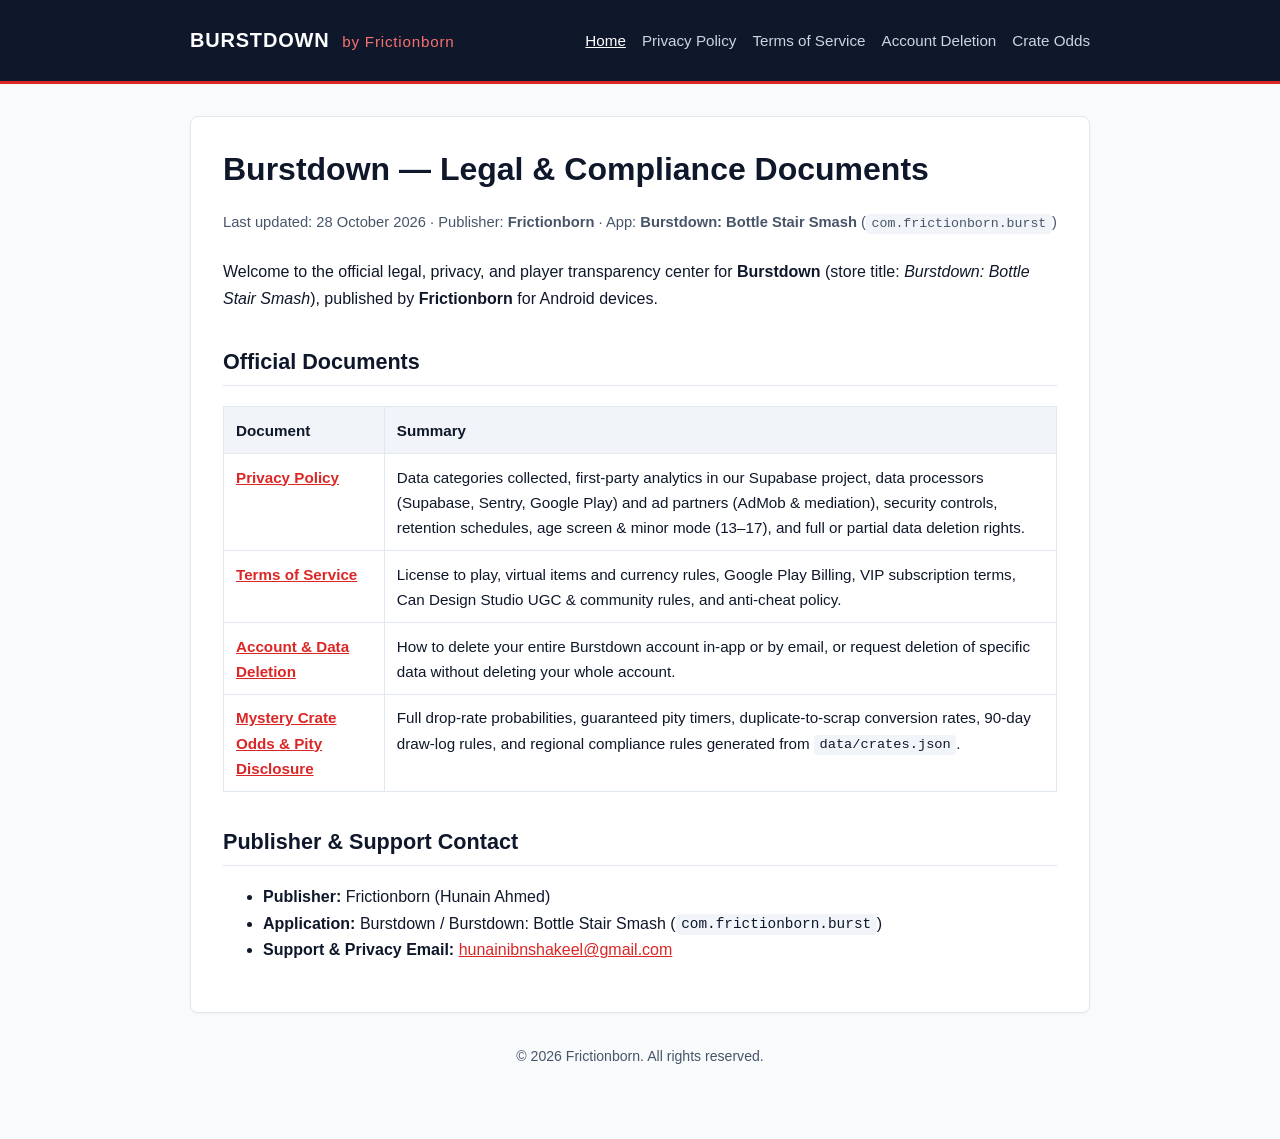
<file: index.html>
<!DOCTYPE html>
<html lang="en">
<head>
  <meta charset="utf-8">
  <meta name="viewport" content="width=device-width, initial-scale=1">
  <title>Burstdown - Legal &amp; Privacy Center | Frictionborn</title>
  <link rel="stylesheet" href="style.css">
</head>
<body>
  <header>
    <div class="header-inner">
      <a class="brand" href="index.html">BURSTDOWN <span>by Frictionborn</span></a>
      <nav>
        <a href="index.html" aria-current="page">Home</a>
        <a href="privacy.html">Privacy Policy</a>
        <a href="terms.html">Terms of Service</a>
        <a href="delete-account.html">Account Deletion</a>
        <a href="crate-odds.html">Crate Odds</a>
      </nav>
    </div>
  </header>

  <main>
    <h1>Burstdown &mdash; Legal &amp; Compliance Documents</h1>
    <p class="meta">Last updated: 28 October 2026 &middot; Publisher: <strong>Frictionborn</strong> &middot; App: <strong>Burstdown: Bottle Stair Smash</strong> (<code>com.frictionborn.burst</code>)</p>

    <p>Welcome to the official legal, privacy, and player transparency center for <strong>Burstdown</strong> (store title: <em>Burstdown: Bottle Stair Smash</em>), published by <strong>Frictionborn</strong> for Android devices.</p>

    <h2>Official Documents</h2>
    <table>
      <thead>
        <tr>
          <th>Document</th>
          <th>Summary</th>
        </tr>
      </thead>
      <tbody>
        <tr>
          <td><a href="privacy.html"><strong>Privacy Policy</strong></a></td>
          <td>Data categories collected, first-party analytics in our Supabase project, data processors (Supabase, Sentry, Google Play) and ad partners (AdMob &amp; mediation), security controls, retention schedules, age screen &amp; minor mode (13&ndash;17), and full or partial data deletion rights.</td>
        </tr>
        <tr>
          <td><a href="terms.html"><strong>Terms of Service</strong></a></td>
          <td>License to play, virtual items and currency rules, Google Play Billing, VIP subscription terms, Can Design Studio UGC &amp; community rules, and anti-cheat policy.</td>
        </tr>
        <tr>
          <td><a href="delete-account.html"><strong>Account &amp; Data Deletion</strong></a></td>
          <td>How to delete your entire Burstdown account in-app or by email, or request deletion of specific data without deleting your whole account.</td>
        </tr>
        <tr>
          <td><a href="crate-odds.html"><strong>Mystery Crate Odds &amp; Pity Disclosure</strong></a></td>
          <td>Full drop-rate probabilities, guaranteed pity timers, duplicate-to-scrap conversion rates, 90-day draw-log rules, and regional compliance rules generated from <code>data/crates.json</code>.</td>
        </tr>
      </tbody>
    </table>

    <h2>Publisher &amp; Support Contact</h2>
    <ul>
      <li><strong>Publisher:</strong> Frictionborn (Hunain Ahmed)</li>
      <li><strong>Application:</strong> Burstdown / Burstdown: Bottle Stair Smash (<code>com.frictionborn.burst</code>)</li>
      <li><strong>Support &amp; Privacy Email:</strong> <a href="mailto:hunainibnshakeel@gmail.com">hunainibnshakeel@gmail.com</a></li>
    </ul>
  </main>

  <footer>
    &copy; 2026 Frictionborn. All rights reserved.
  </footer>
</body>
</html>
</file>
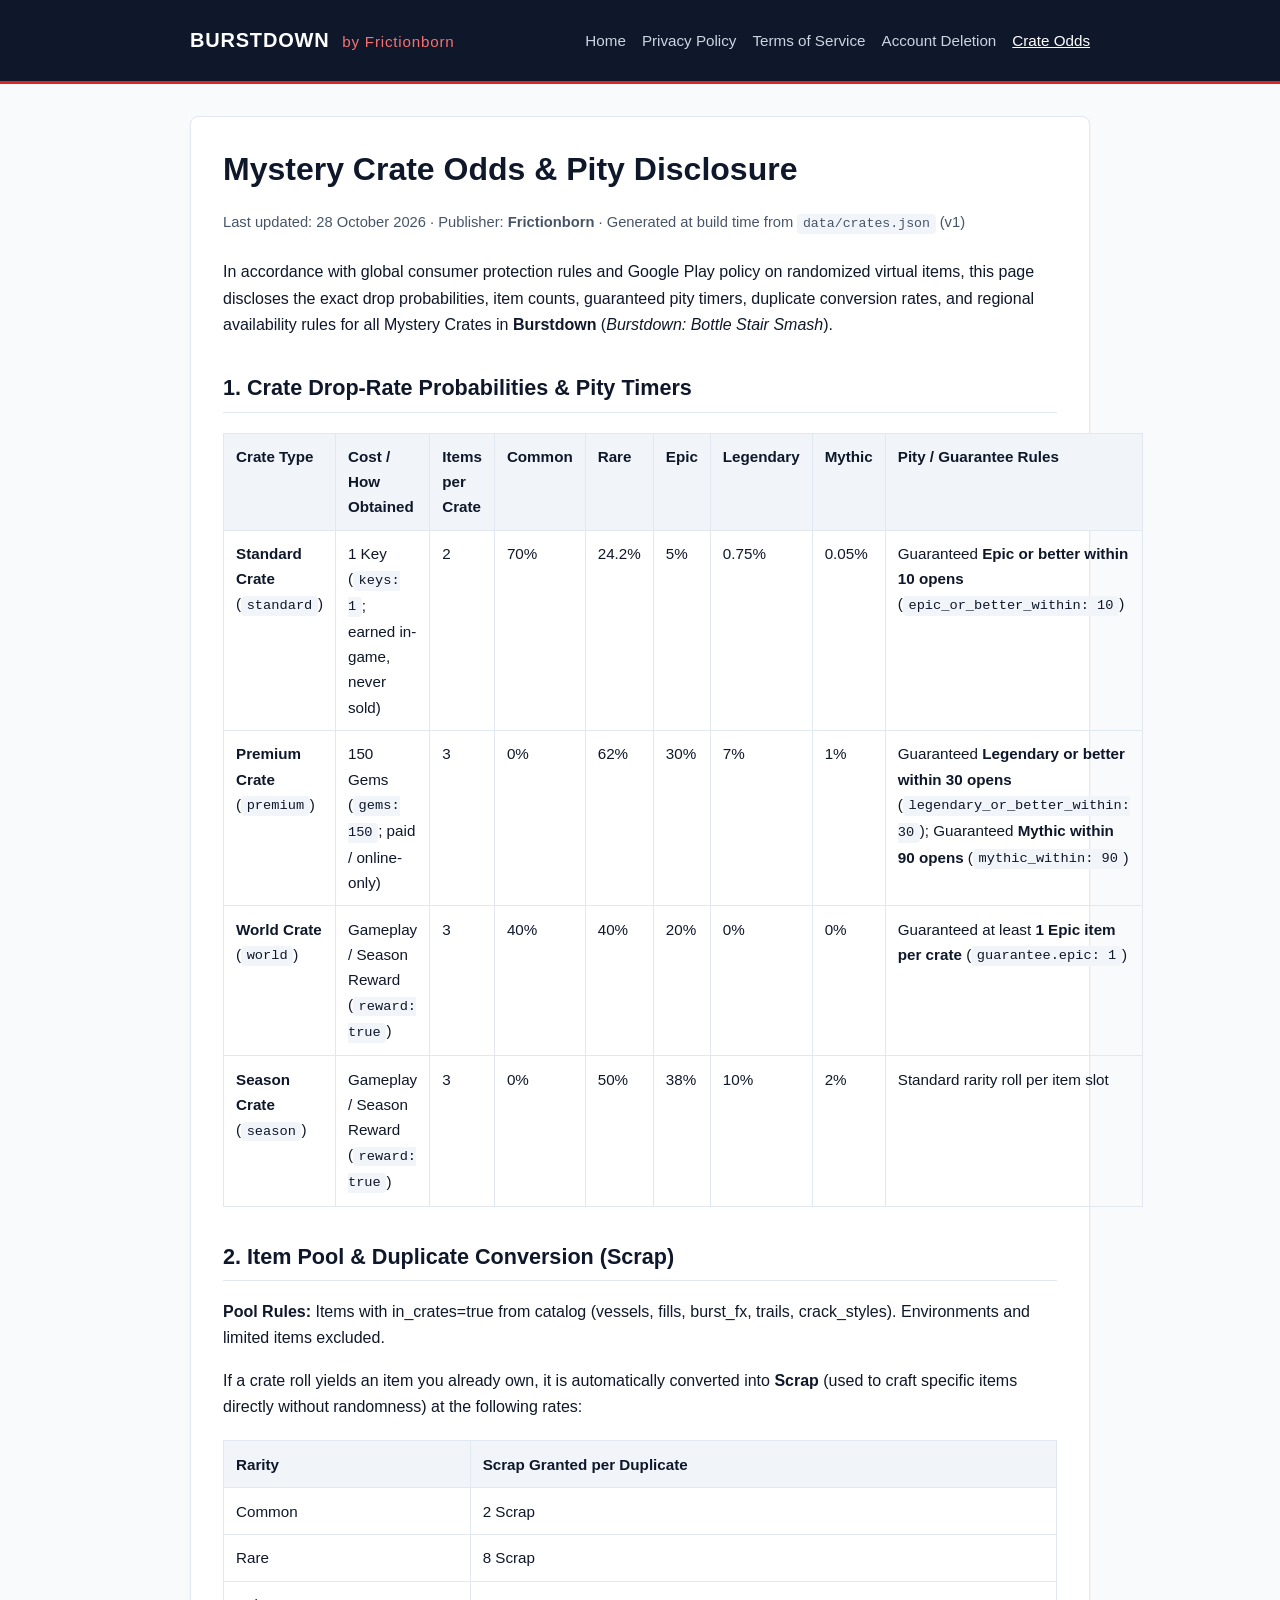
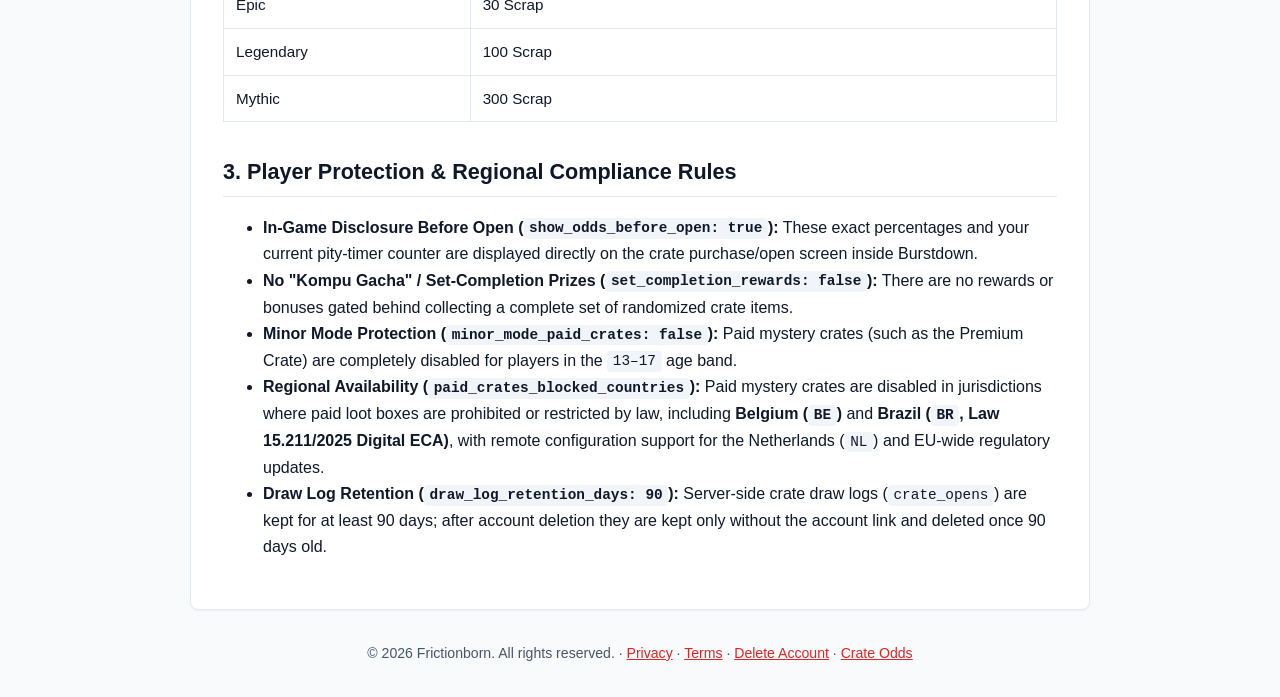
<file: crate-odds.html>
<!DOCTYPE html>
<html lang="en">
<head>
  <meta charset="utf-8">
  <meta name="viewport" content="width=device-width, initial-scale=1">
  <title>Mystery Crate Odds &amp; Pity Disclosure - Burstdown | Frictionborn</title>
  <link rel="stylesheet" href="style.css">
</head>
<body>
  <header>
    <div class="header-inner">
      <a class="brand" href="index.html">BURSTDOWN <span>by Frictionborn</span></a>
      <nav>
        <a href="index.html">Home</a>
        <a href="privacy.html">Privacy Policy</a>
        <a href="terms.html">Terms of Service</a>
        <a href="delete-account.html">Account Deletion</a>
        <a href="crate-odds.html" aria-current="page">Crate Odds</a>
      </nav>
    </div>
  </header>

  <main>
    <h1>Mystery Crate Odds &amp; Pity Disclosure</h1>
    <p class="meta">Last updated: 28 October 2026 &middot; Publisher: <strong>Frictionborn</strong> &middot; Generated at build time from <code>data/crates.json</code> (v1)</p>

    <p>In accordance with global consumer protection rules and Google Play policy on randomized virtual items, this page discloses the exact drop probabilities, item counts, guaranteed pity timers, duplicate conversion rates, and regional availability rules for all Mystery Crates in <strong>Burstdown</strong> (<em>Burstdown: Bottle Stair Smash</em>).</p>

    <h2>1. Crate Drop-Rate Probabilities &amp; Pity Timers</h2>
    <table>
      <thead>
        <tr>
          <th>Crate Type</th>
          <th>Cost / How Obtained</th>
          <th>Items per Crate</th>
          <th>Common</th>
          <th>Rare</th>
          <th>Epic</th>
          <th>Legendary</th>
          <th>Mythic</th>
          <th>Pity / Guarantee Rules</th>
        </tr>
      </thead>
      <tbody>
        <tr>
          <td><strong>Standard Crate</strong> (<code>standard</code>)</td>
          <td>1 Key (<code>keys: 1</code>; earned in-game, never sold)</td>
          <td>2</td>
          <td>70%</td>
          <td>24.2%</td>
          <td>5%</td>
          <td>0.75%</td>
          <td>0.05%</td>
          <td>Guaranteed <strong>Epic or better within 10 opens</strong> (<code>epic_or_better_within: 10</code>)</td>
        </tr>
        <tr>
          <td><strong>Premium Crate</strong> (<code>premium</code>)</td>
          <td>150 Gems (<code>gems: 150</code>; paid / online-only)</td>
          <td>3</td>
          <td>0%</td>
          <td>62%</td>
          <td>30%</td>
          <td>7%</td>
          <td>1%</td>
          <td>Guaranteed <strong>Legendary or better within 30 opens</strong> (<code>legendary_or_better_within: 30</code>); Guaranteed <strong>Mythic within 90 opens</strong> (<code>mythic_within: 90</code>)</td>
        </tr>
        <tr>
          <td><strong>World Crate</strong> (<code>world</code>)</td>
          <td>Gameplay / Season Reward (<code>reward: true</code>)</td>
          <td>3</td>
          <td>40%</td>
          <td>40%</td>
          <td>20%</td>
          <td>0%</td>
          <td>0%</td>
          <td>Guaranteed at least <strong>1 Epic item per crate</strong> (<code>guarantee.epic: 1</code>)</td>
        </tr>
        <tr>
          <td><strong>Season Crate</strong> (<code>season</code>)</td>
          <td>Gameplay / Season Reward (<code>reward: true</code>)</td>
          <td>3</td>
          <td>0%</td>
          <td>50%</td>
          <td>38%</td>
          <td>10%</td>
          <td>2%</td>
          <td>Standard rarity roll per item slot</td>
        </tr>
      </tbody>
    </table>

    <h2>2. Item Pool &amp; Duplicate Conversion (Scrap)</h2>
    <p><strong>Pool Rules:</strong> Items with in_crates=true from catalog (vessels, fills, burst_fx, trails, crack_styles). Environments and limited items excluded.</p>
    <p>If a crate roll yields an item you already own, it is automatically converted into <strong>Scrap</strong> (used to craft specific items directly without randomness) at the following rates:</p>
    <table>
      <thead>
        <tr>
          <th>Rarity</th>
          <th>Scrap Granted per Duplicate</th>
        </tr>
      </thead>
      <tbody>
        <tr>
          <td>Common</td>
          <td>2 Scrap</td>
        </tr>
        <tr>
          <td>Rare</td>
          <td>8 Scrap</td>
        </tr>
        <tr>
          <td>Epic</td>
          <td>30 Scrap</td>
        </tr>
        <tr>
          <td>Legendary</td>
          <td>100 Scrap</td>
        </tr>
        <tr>
          <td>Mythic</td>
          <td>300 Scrap</td>
        </tr>
      </tbody>
    </table>

    <h2>3. Player Protection &amp; Regional Compliance Rules</h2>
    <ul>
      <li><strong>In-Game Disclosure Before Open (<code>show_odds_before_open: true</code>):</strong> These exact percentages and your current pity-timer counter are displayed directly on the crate purchase/open screen inside Burstdown.</li>
      <li><strong>No "Kompu Gacha" / Set-Completion Prizes (<code>set_completion_rewards: false</code>):</strong> There are no rewards or bonuses gated behind collecting a complete set of randomized crate items.</li>
      <li><strong>Minor Mode Protection (<code>minor_mode_paid_crates: false</code>):</strong> Paid mystery crates (such as the Premium Crate) are completely disabled for players in the <code>13&ndash;17</code> age band.</li>
      <li><strong>Regional Availability (<code>paid_crates_blocked_countries</code>):</strong> Paid mystery crates are disabled in jurisdictions where paid loot boxes are prohibited or restricted by law, including <strong>Belgium (<code>BE</code>)</strong> and <strong>Brazil (<code>BR</code>, Law 15.211/2025 Digital ECA)</strong>, with remote configuration support for the Netherlands (<code>NL</code>) and EU-wide regulatory updates.</li>
      <li><strong>Draw Log Retention (<code>draw_log_retention_days: 90</code>):</strong> Server-side crate draw logs (<code>crate_opens</code>) are kept for at least 90 days; after account deletion they are kept only without the account link and deleted once 90 days old.</li>
    </ul>
  </main>

  <footer>
    &copy; 2026 Frictionborn. All rights reserved. &middot; <a href="privacy.html">Privacy</a> &middot; <a href="terms.html">Terms</a> &middot; <a href="delete-account.html">Delete Account</a> &middot; <a href="crate-odds.html">Crate Odds</a>
  </footer>
</body>
</html>
</file>
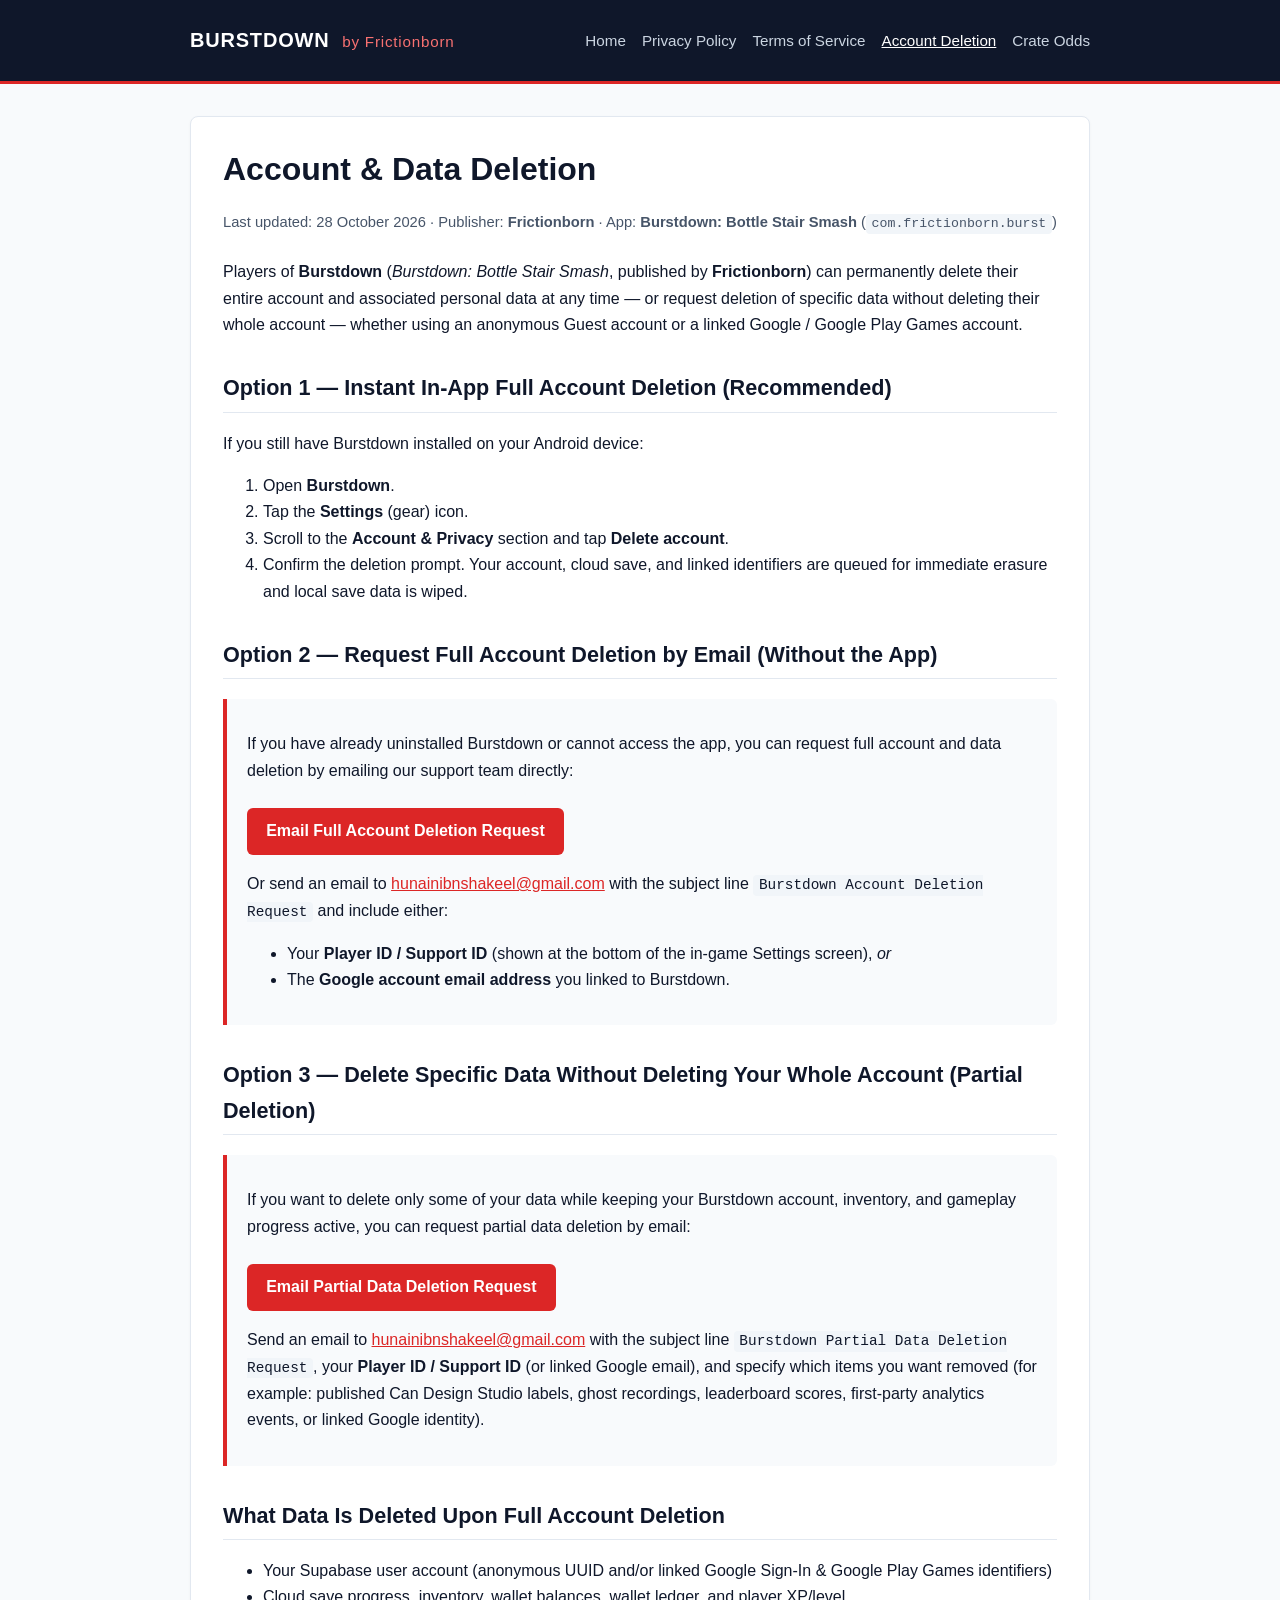
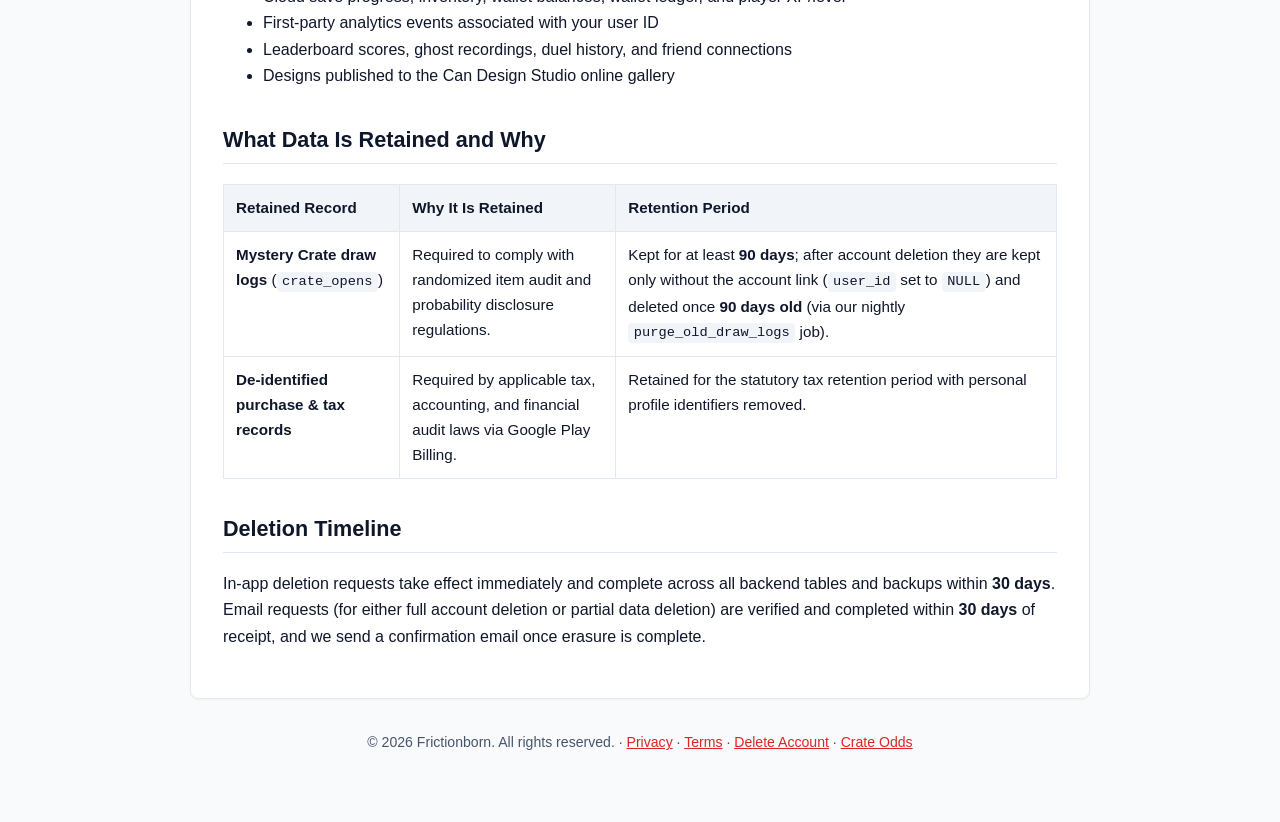
<file: delete-account.html>
<!DOCTYPE html>
<html lang="en">
<head>
  <meta charset="utf-8">
  <meta name="viewport" content="width=device-width, initial-scale=1">
  <title>Account &amp; Data Deletion - Burstdown | Frictionborn</title>
  <link rel="stylesheet" href="style.css">
</head>
<body>
  <header>
    <div class="header-inner">
      <a class="brand" href="index.html">BURSTDOWN <span>by Frictionborn</span></a>
      <nav>
        <a href="index.html">Home</a>
        <a href="privacy.html">Privacy Policy</a>
        <a href="terms.html">Terms of Service</a>
        <a href="delete-account.html" aria-current="page">Account Deletion</a>
        <a href="crate-odds.html">Crate Odds</a>
      </nav>
    </div>
  </header>

  <main>
    <h1>Account &amp; Data Deletion</h1>
    <p class="meta">Last updated: 28 October 2026 &middot; Publisher: <strong>Frictionborn</strong> &middot; App: <strong>Burstdown: Bottle Stair Smash</strong> (<code>com.frictionborn.burst</code>)</p>

    <p>Players of <strong>Burstdown</strong> (<em>Burstdown: Bottle Stair Smash</em>, published by <strong>Frictionborn</strong>) can permanently delete their entire account and associated personal data at any time &mdash; or request deletion of specific data without deleting their whole account &mdash; whether using an anonymous Guest account or a linked Google / Google Play Games account.</p>

    <h2>Option 1 &mdash; Instant In-App Full Account Deletion (Recommended)</h2>
    <p>If you still have Burstdown installed on your Android device:</p>
    <ol>
      <li>Open <strong>Burstdown</strong>.</li>
      <li>Tap the <strong>Settings</strong> (gear) icon.</li>
      <li>Scroll to the <strong>Account &amp; Privacy</strong> section and tap <strong>Delete account</strong>.</li>
      <li>Confirm the deletion prompt. Your account, cloud save, and linked identifiers are queued for immediate erasure and local save data is wiped.</li>
    </ol>

    <h2>Option 2 &mdash; Request Full Account Deletion by Email (Without the App)</h2>
    <div class="callout">
      <p>If you have already uninstalled Burstdown or cannot access the app, you can request full account and data deletion by emailing our support team directly:</p>
      <p>
        <a class="btn" href="mailto:hunainibnshakeel@gmail.com?subject=Burstdown%20Account%20Deletion%20Request&amp;body=Please%20delete%20my%20Burstdown%20account%20and%20associated%20data.%0A%0APlayer%20ID%20%2F%20Supabase%20UUID%20(if%20known)%3A%20%0ALinked%20Google%20Account%20Email%20(if%20linked)%3A%20">Email Full Account Deletion Request</a>
      </p>
      <p>Or send an email to <a href="mailto:hunainibnshakeel@gmail.com">hunainibnshakeel@gmail.com</a> with the subject line <code>Burstdown Account Deletion Request</code> and include either:</p>
      <ul>
        <li>Your <strong>Player ID / Support ID</strong> (shown at the bottom of the in-game Settings screen), <em>or</em></li>
        <li>The <strong>Google account email address</strong> you linked to Burstdown.</li>
      </ul>
    </div>

    <h2>Option 3 &mdash; Delete Specific Data Without Deleting Your Whole Account (Partial Deletion)</h2>
    <div class="callout">
      <p>If you want to delete only some of your data while keeping your Burstdown account, inventory, and gameplay progress active, you can request partial data deletion by email:</p>
      <p>
        <a class="btn" href="mailto:hunainibnshakeel@gmail.com?subject=Burstdown%20Partial%20Data%20Deletion%20Request&amp;body=Please%20delete%20the%20following%20specific%20data%20from%20my%20Burstdown%20account%20without%20deleting%20my%20whole%20account%3A%0A%0AData%20to%20delete%20(e.g.%20published%20UGC%20designs%2C%20ghost%20replays%2C%20leaderboard%20entries%2C%20analytics%20events%2C%20linked%20Google%20login)%3A%20%0APlayer%20ID%20%2F%20Supabase%20UUID%3A%20%0ALinked%20Google%20Account%20Email%20(if%20applicable)%3A%20">Email Partial Data Deletion Request</a>
      </p>
      <p>Send an email to <a href="mailto:hunainibnshakeel@gmail.com">hunainibnshakeel@gmail.com</a> with the subject line <code>Burstdown Partial Data Deletion Request</code>, your <strong>Player ID / Support ID</strong> (or linked Google email), and specify which items you want removed (for example: published Can Design Studio labels, ghost recordings, leaderboard scores, first-party analytics events, or linked Google identity).</p>
    </div>

    <h2>What Data Is Deleted Upon Full Account Deletion</h2>
    <ul>
      <li>Your Supabase user account (anonymous UUID and/or linked Google Sign-In &amp; Google Play Games identifiers)</li>
      <li>Cloud save progress, inventory, wallet balances, wallet ledger, and player XP/level</li>
      <li>First-party analytics events associated with your user ID</li>
      <li>Leaderboard scores, ghost recordings, duel history, and friend connections</li>
      <li>Designs published to the Can Design Studio online gallery</li>
    </ul>

    <h2>What Data Is Retained and Why</h2>
    <table>
      <thead>
        <tr>
          <th>Retained Record</th>
          <th>Why It Is Retained</th>
          <th>Retention Period</th>
        </tr>
      </thead>
      <tbody>
        <tr>
          <td><strong>Mystery Crate draw logs</strong> (<code>crate_opens</code>)</td>
          <td>Required to comply with randomized item audit and probability disclosure regulations.</td>
          <td>Kept for at least <strong>90 days</strong>; after account deletion they are kept only without the account link (<code>user_id</code> set to <code>NULL</code>) and deleted once <strong>90 days old</strong> (via our nightly <code>purge_old_draw_logs</code> job).</td>
        </tr>
        <tr>
          <td><strong>De-identified purchase &amp; tax records</strong></td>
          <td>Required by applicable tax, accounting, and financial audit laws via Google Play Billing.</td>
          <td>Retained for the statutory tax retention period with personal profile identifiers removed.</td>
        </tr>
      </tbody>
    </table>

    <h2>Deletion Timeline</h2>
    <p>In-app deletion requests take effect immediately and complete across all backend tables and backups within <strong>30 days</strong>. Email requests (for either full account deletion or partial data deletion) are verified and completed within <strong>30 days</strong> of receipt, and we send a confirmation email once erasure is complete.</p>
  </main>

  <footer>
    &copy; 2026 Frictionborn. All rights reserved. &middot; <a href="privacy.html">Privacy</a> &middot; <a href="terms.html">Terms</a> &middot; <a href="delete-account.html">Delete Account</a> &middot; <a href="crate-odds.html">Crate Odds</a>
  </footer>
</body>
</html>
</file>
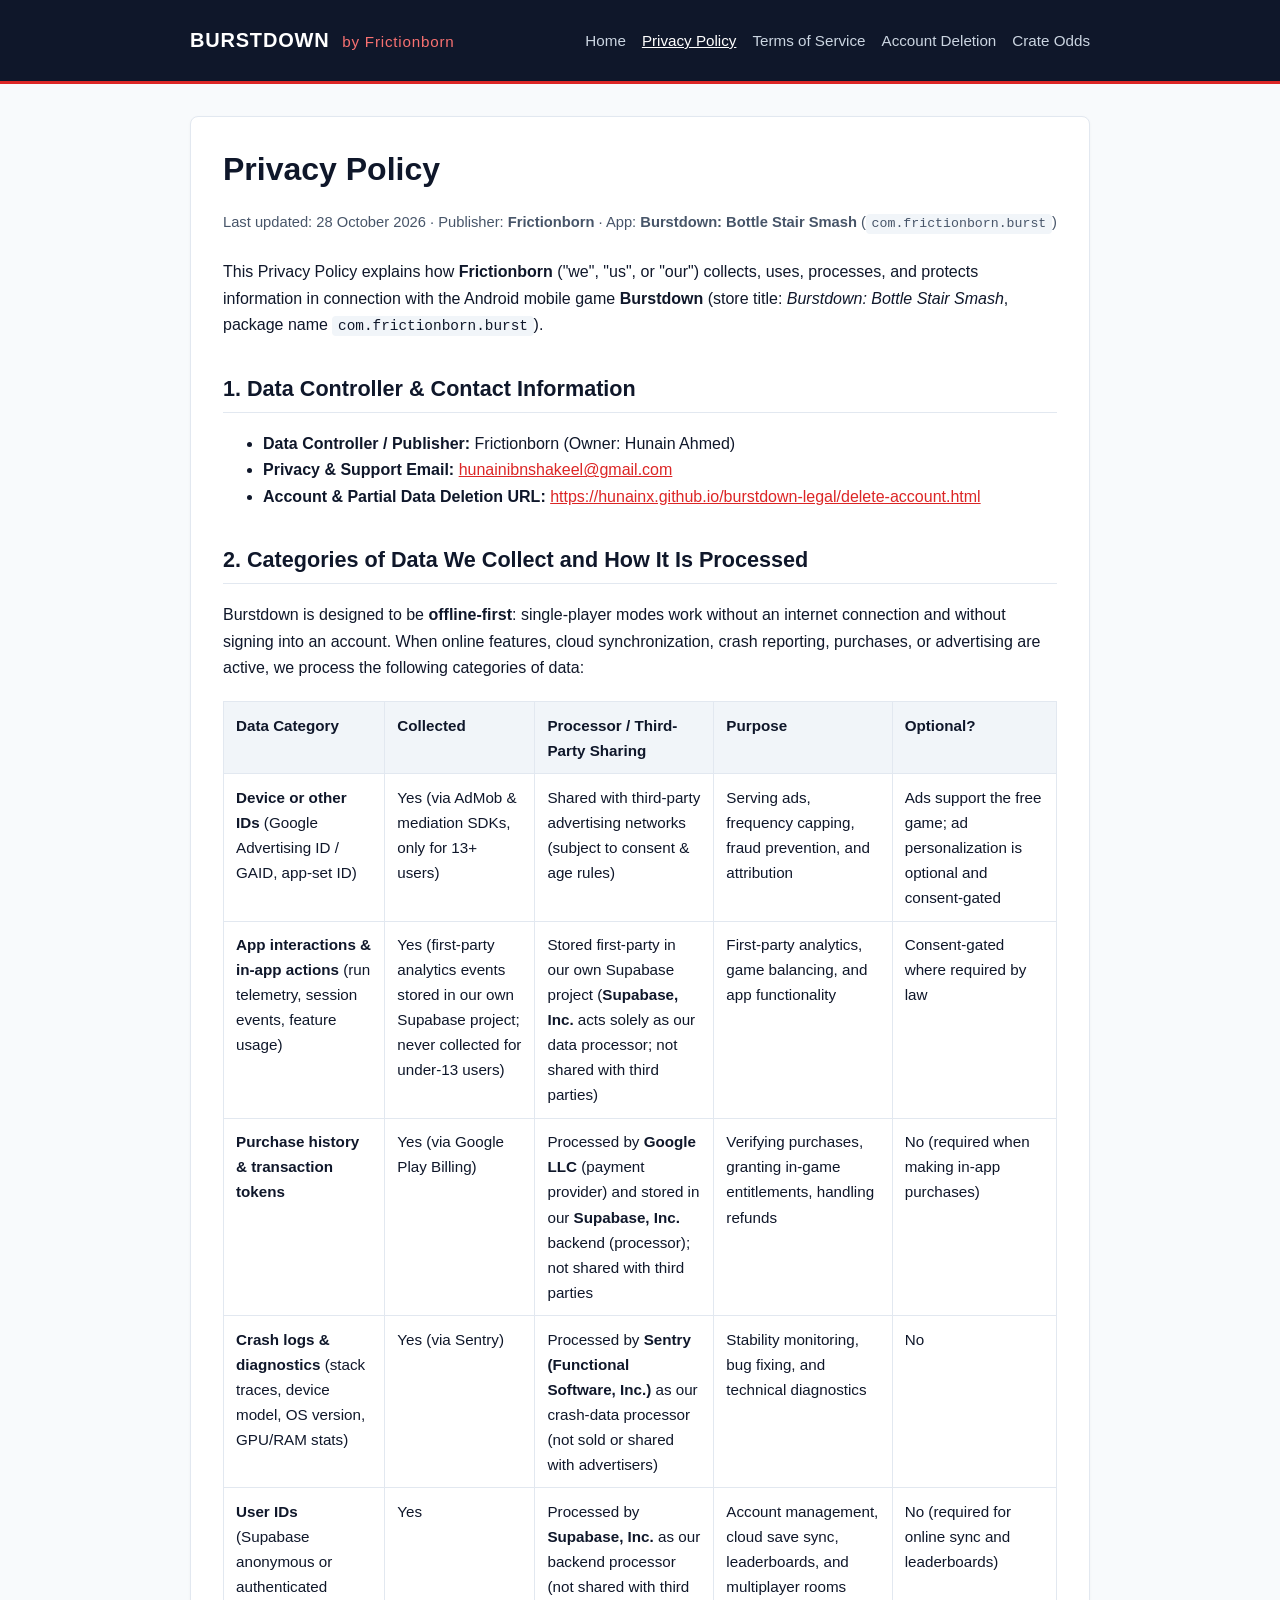
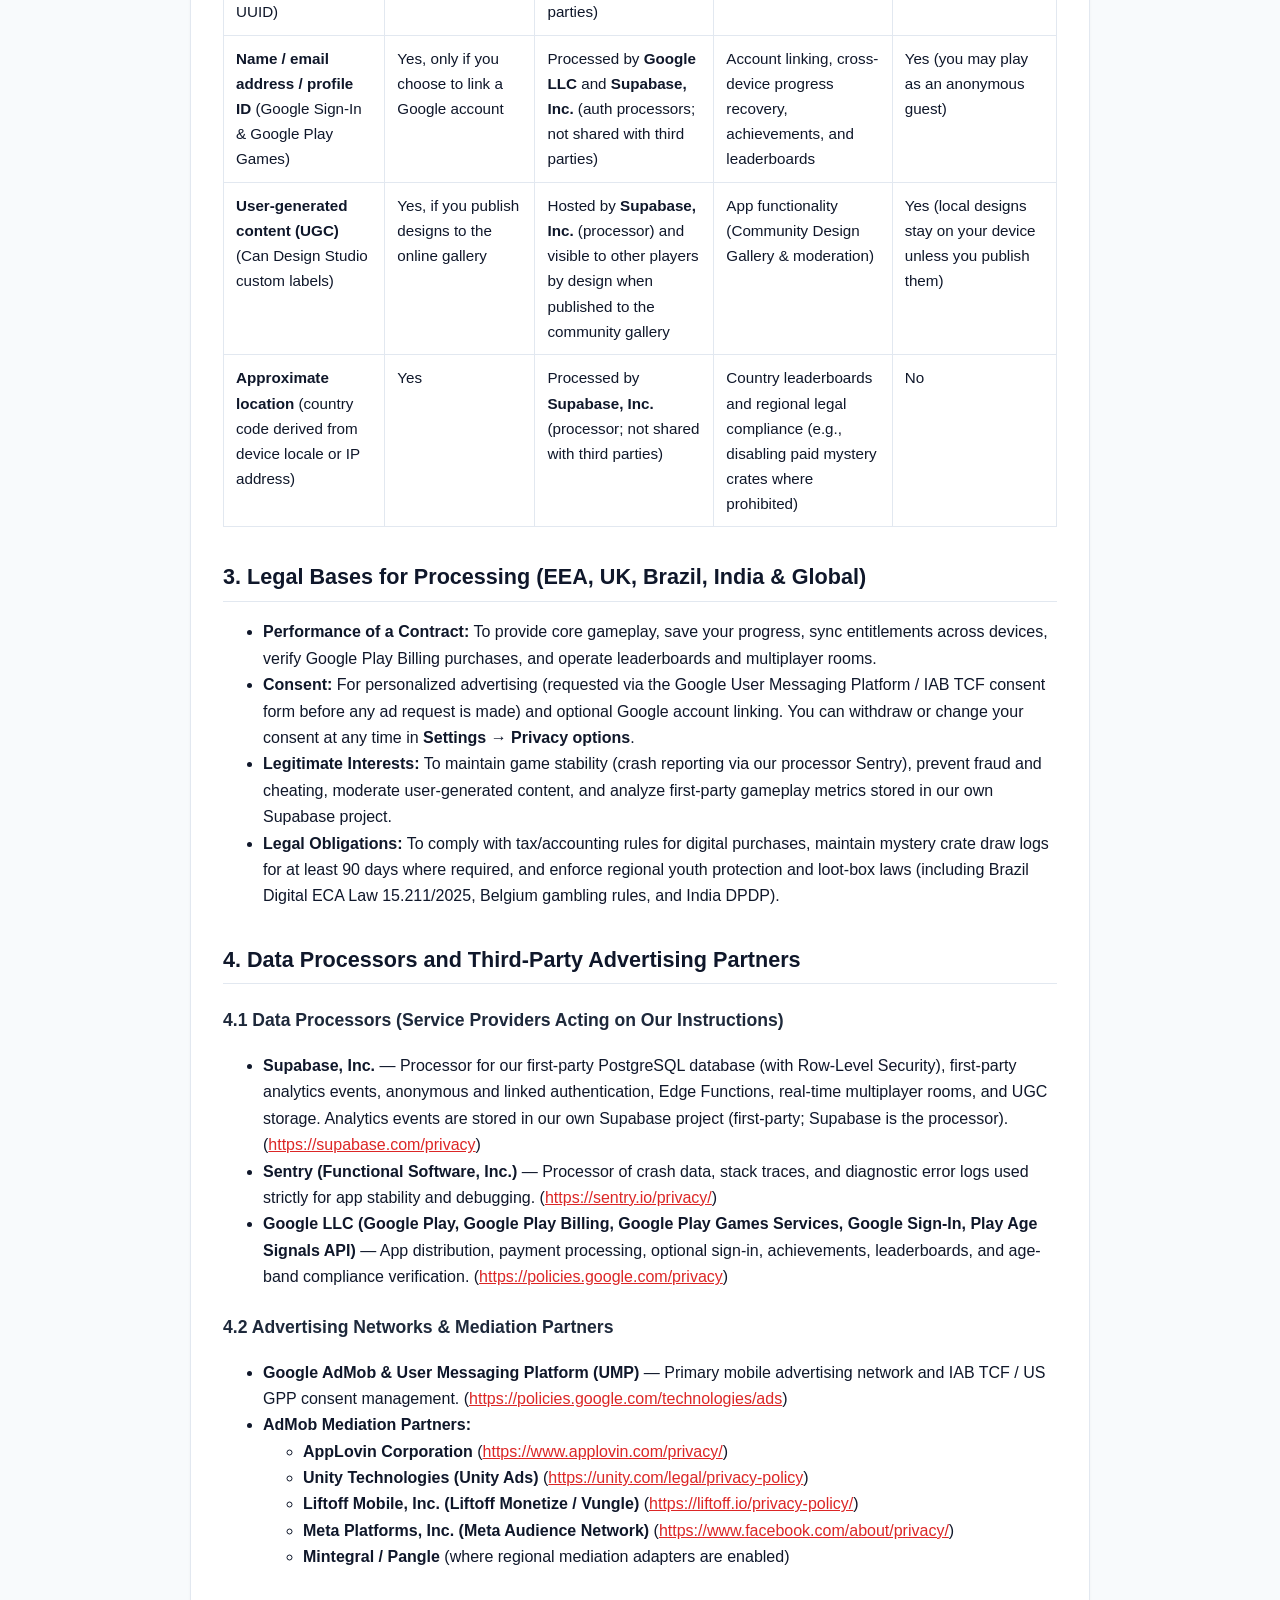
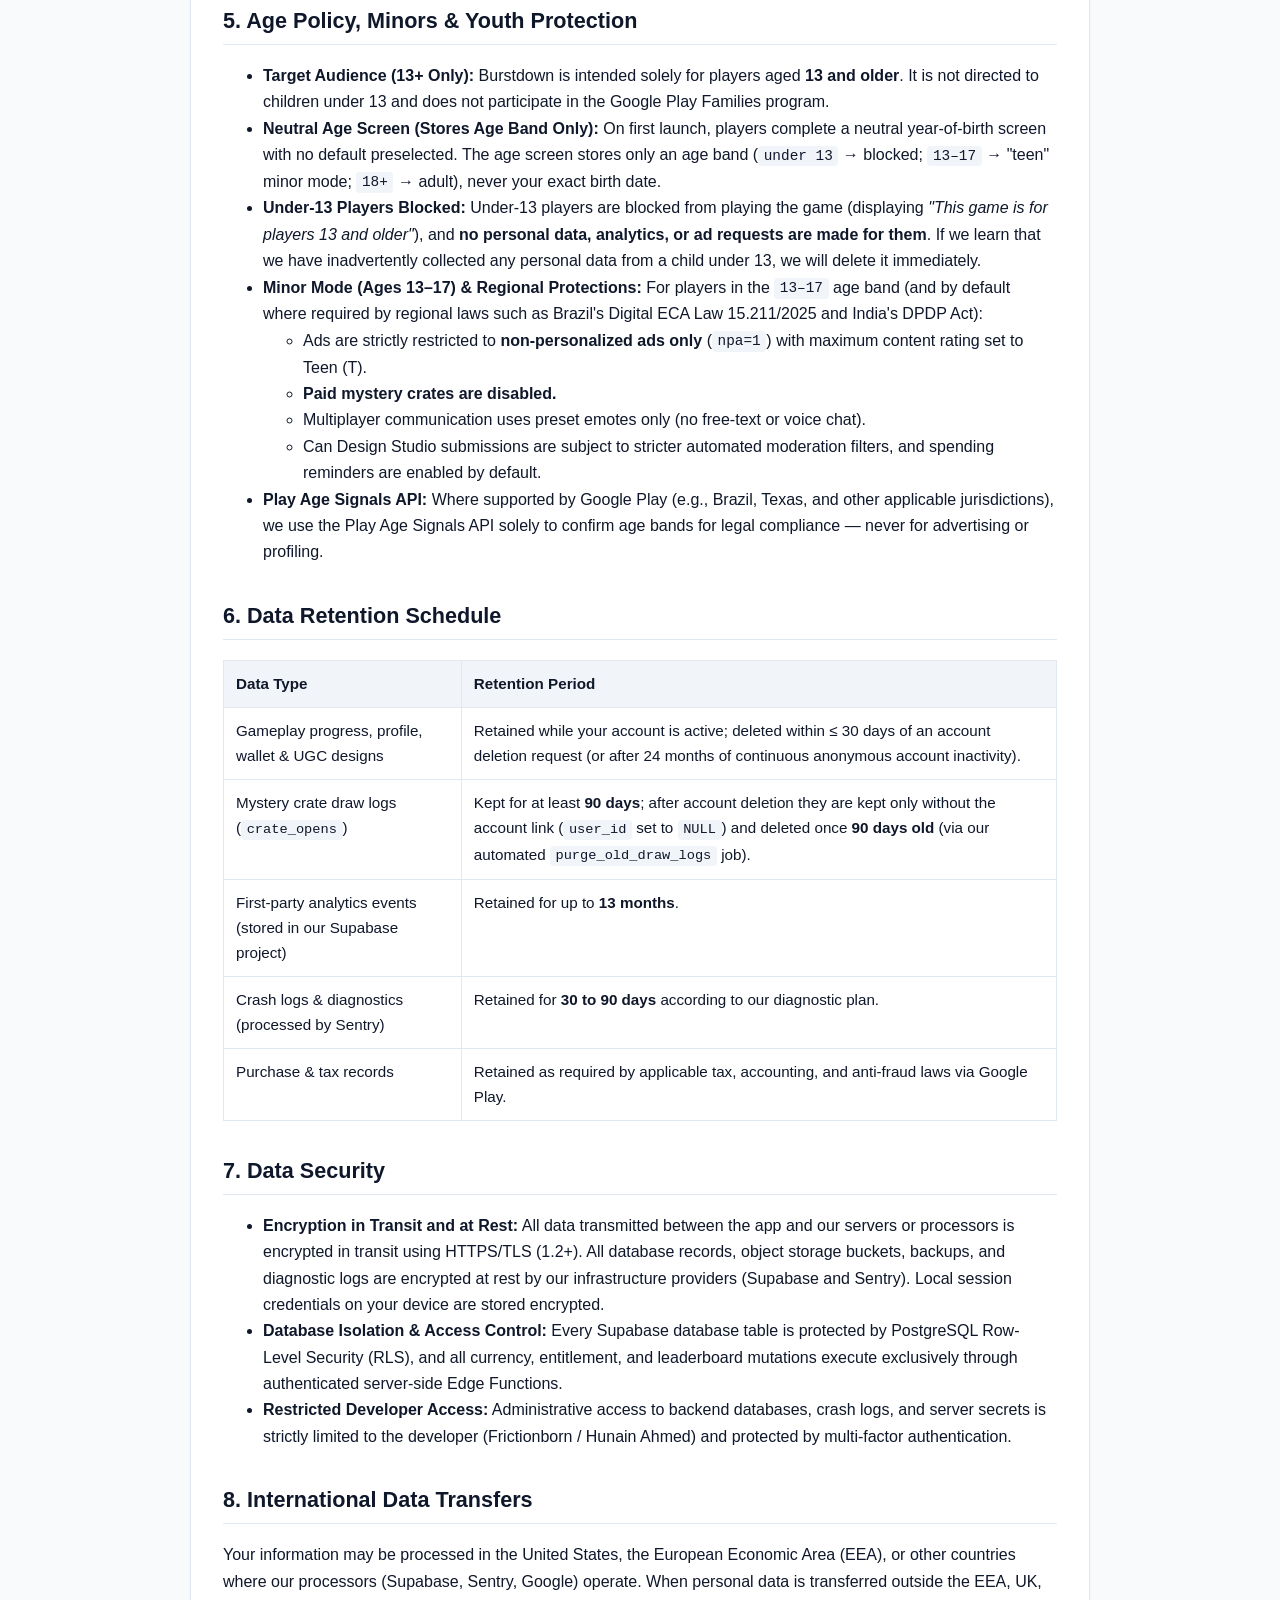
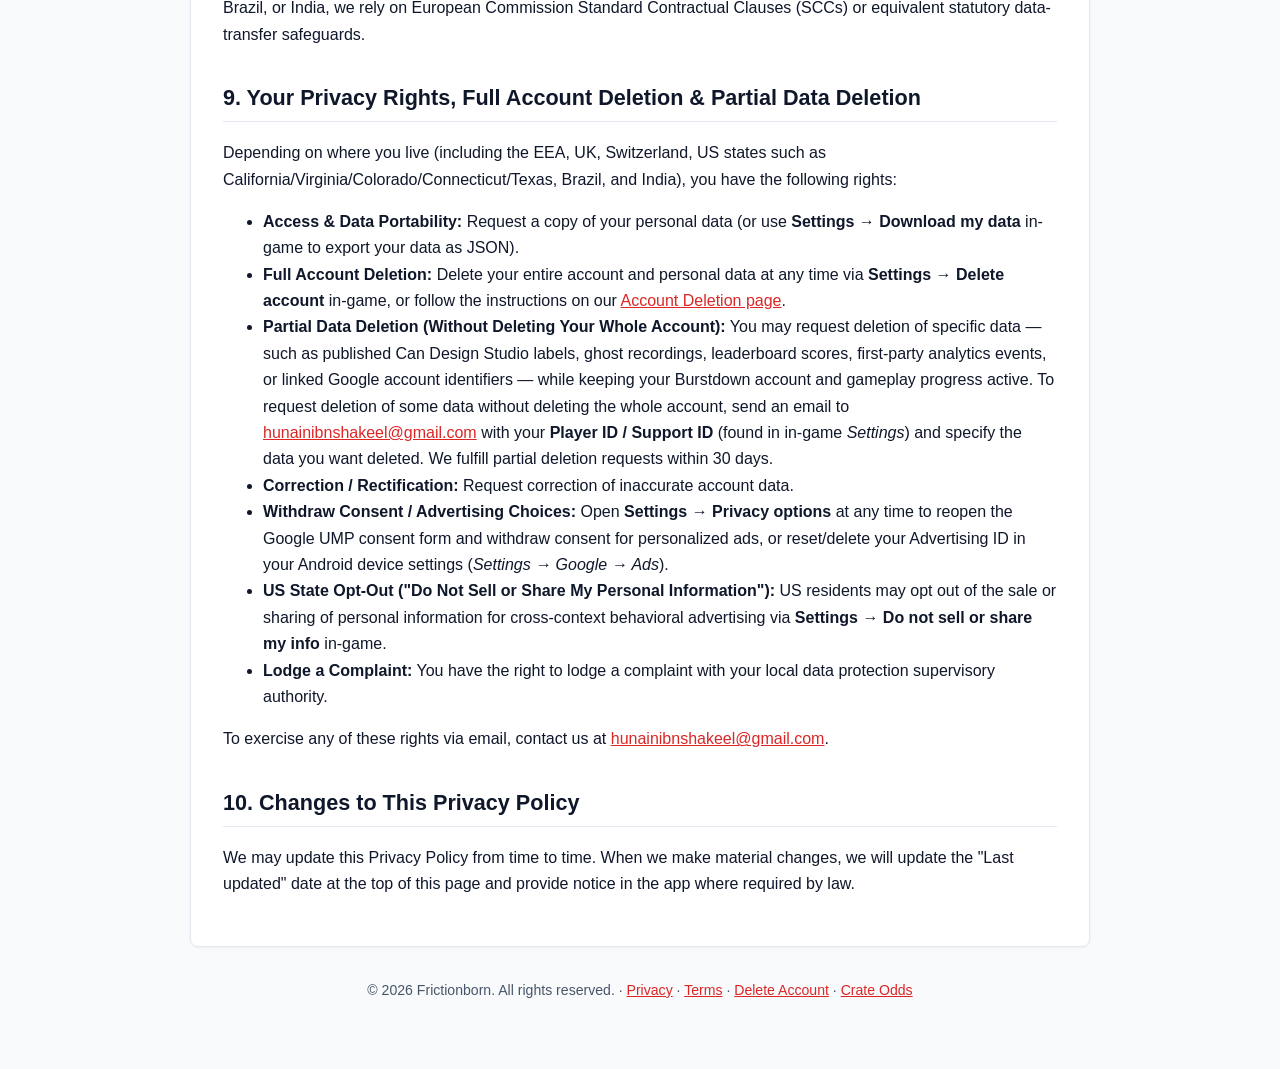
<file: privacy.html>
<!DOCTYPE html>
<html lang="en">
<head>
  <meta charset="utf-8">
  <meta name="viewport" content="width=device-width, initial-scale=1">
  <title>Privacy Policy - Burstdown | Frictionborn</title>
  <link rel="stylesheet" href="style.css">
</head>
<body>
  <header>
    <div class="header-inner">
      <a class="brand" href="index.html">BURSTDOWN <span>by Frictionborn</span></a>
      <nav>
        <a href="index.html">Home</a>
        <a href="privacy.html" aria-current="page">Privacy Policy</a>
        <a href="terms.html">Terms of Service</a>
        <a href="delete-account.html">Account Deletion</a>
        <a href="crate-odds.html">Crate Odds</a>
      </nav>
    </div>
  </header>

  <main>
    <h1>Privacy Policy</h1>
    <p class="meta">Last updated: 28 October 2026 &middot; Publisher: <strong>Frictionborn</strong> &middot; App: <strong>Burstdown: Bottle Stair Smash</strong> (<code>com.frictionborn.burst</code>)</p>

    <p>This Privacy Policy explains how <strong>Frictionborn</strong> ("we", "us", or "our") collects, uses, processes, and protects information in connection with the Android mobile game <strong>Burstdown</strong> (store title: <em>Burstdown: Bottle Stair Smash</em>, package name <code>com.frictionborn.burst</code>).</p>

    <h2>1. Data Controller &amp; Contact Information</h2>
    <ul>
      <li><strong>Data Controller / Publisher:</strong> Frictionborn (Owner: Hunain Ahmed)</li>
      <li><strong>Privacy &amp; Support Email:</strong> <a href="mailto:hunainibnshakeel@gmail.com">hunainibnshakeel@gmail.com</a></li>
      <li><strong>Account &amp; Partial Data Deletion URL:</strong> <a href="delete-account.html">https://hunainx.github.io/burstdown-legal/delete-account.html</a></li>
    </ul>

    <h2>2. Categories of Data We Collect and How It Is Processed</h2>
    <p>Burstdown is designed to be <strong>offline-first</strong>: single-player modes work without an internet connection and without signing into an account. When online features, cloud synchronization, crash reporting, purchases, or advertising are active, we process the following categories of data:</p>

    <table>
      <thead>
        <tr>
          <th>Data Category</th>
          <th>Collected</th>
          <th>Processor / Third-Party Sharing</th>
          <th>Purpose</th>
          <th>Optional?</th>
        </tr>
      </thead>
      <tbody>
        <tr>
          <td><strong>Device or other IDs</strong> (Google Advertising ID / GAID, app-set ID)</td>
          <td>Yes (via AdMob &amp; mediation SDKs, only for 13+ users)</td>
          <td>Shared with third-party advertising networks (subject to consent &amp; age rules)</td>
          <td>Serving ads, frequency capping, fraud prevention, and attribution</td>
          <td>Ads support the free game; ad personalization is optional and consent-gated</td>
        </tr>
        <tr>
          <td><strong>App interactions &amp; in-app actions</strong> (run telemetry, session events, feature usage)</td>
          <td>Yes (first-party analytics events stored in our own Supabase project; never collected for under-13 users)</td>
          <td>Stored first-party in our own Supabase project (<strong>Supabase, Inc.</strong> acts solely as our data processor; not shared with third parties)</td>
          <td>First-party analytics, game balancing, and app functionality</td>
          <td>Consent-gated where required by law</td>
        </tr>
        <tr>
          <td><strong>Purchase history &amp; transaction tokens</strong></td>
          <td>Yes (via Google Play Billing)</td>
          <td>Processed by <strong>Google LLC</strong> (payment provider) and stored in our <strong>Supabase, Inc.</strong> backend (processor); not shared with third parties</td>
          <td>Verifying purchases, granting in-game entitlements, handling refunds</td>
          <td>No (required when making in-app purchases)</td>
        </tr>
        <tr>
          <td><strong>Crash logs &amp; diagnostics</strong> (stack traces, device model, OS version, GPU/RAM stats)</td>
          <td>Yes (via Sentry)</td>
          <td>Processed by <strong>Sentry (Functional Software, Inc.)</strong> as our crash-data processor (not sold or shared with advertisers)</td>
          <td>Stability monitoring, bug fixing, and technical diagnostics</td>
          <td>No</td>
        </tr>
        <tr>
          <td><strong>User IDs</strong> (Supabase anonymous or authenticated UUID)</td>
          <td>Yes</td>
          <td>Processed by <strong>Supabase, Inc.</strong> as our backend processor (not shared with third parties)</td>
          <td>Account management, cloud save sync, leaderboards, and multiplayer rooms</td>
          <td>No (required for online sync and leaderboards)</td>
        </tr>
        <tr>
          <td><strong>Name / email address / profile ID</strong> (Google Sign-In &amp; Google Play Games)</td>
          <td>Yes, only if you choose to link a Google account</td>
          <td>Processed by <strong>Google LLC</strong> and <strong>Supabase, Inc.</strong> (auth processors; not shared with third parties)</td>
          <td>Account linking, cross-device progress recovery, achievements, and leaderboards</td>
          <td>Yes (you may play as an anonymous guest)</td>
        </tr>
        <tr>
          <td><strong>User-generated content (UGC)</strong> (Can Design Studio custom labels)</td>
          <td>Yes, if you publish designs to the online gallery</td>
          <td>Hosted by <strong>Supabase, Inc.</strong> (processor) and visible to other players by design when published to the community gallery</td>
          <td>App functionality (Community Design Gallery &amp; moderation)</td>
          <td>Yes (local designs stay on your device unless you publish them)</td>
        </tr>
        <tr>
          <td><strong>Approximate location</strong> (country code derived from device locale or IP address)</td>
          <td>Yes</td>
          <td>Processed by <strong>Supabase, Inc.</strong> (processor; not shared with third parties)</td>
          <td>Country leaderboards and regional legal compliance (e.g., disabling paid mystery crates where prohibited)</td>
          <td>No</td>
        </tr>
      </tbody>
    </table>

    <h2>3. Legal Bases for Processing (EEA, UK, Brazil, India &amp; Global)</h2>
    <ul>
      <li><strong>Performance of a Contract:</strong> To provide core gameplay, save your progress, sync entitlements across devices, verify Google Play Billing purchases, and operate leaderboards and multiplayer rooms.</li>
      <li><strong>Consent:</strong> For personalized advertising (requested via the Google User Messaging Platform / IAB TCF consent form before any ad request is made) and optional Google account linking. You can withdraw or change your consent at any time in <strong>Settings &rarr; Privacy options</strong>.</li>
      <li><strong>Legitimate Interests:</strong> To maintain game stability (crash reporting via our processor Sentry), prevent fraud and cheating, moderate user-generated content, and analyze first-party gameplay metrics stored in our own Supabase project.</li>
      <li><strong>Legal Obligations:</strong> To comply with tax/accounting rules for digital purchases, maintain mystery crate draw logs for at least 90 days where required, and enforce regional youth protection and loot-box laws (including Brazil Digital ECA Law 15.211/2025, Belgium gambling rules, and India DPDP).</li>
    </ul>

    <h2>4. Data Processors and Third-Party Advertising Partners</h2>
    <h3>4.1 Data Processors (Service Providers Acting on Our Instructions)</h3>
    <ul>
      <li><strong>Supabase, Inc.</strong> &mdash; Processor for our first-party PostgreSQL database (with Row-Level Security), first-party analytics events, anonymous and linked authentication, Edge Functions, real-time multiplayer rooms, and UGC storage. Analytics events are stored in our own Supabase project (first-party; Supabase is the processor). (<a href="https://supabase.com/privacy" rel="noopener">https://supabase.com/privacy</a>)</li>
      <li><strong>Sentry (Functional Software, Inc.)</strong> &mdash; Processor of crash data, stack traces, and diagnostic error logs used strictly for app stability and debugging. (<a href="https://sentry.io/privacy/" rel="noopener">https://sentry.io/privacy/</a>)</li>
      <li><strong>Google LLC (Google Play, Google Play Billing, Google Play Games Services, Google Sign-In, Play Age Signals API)</strong> &mdash; App distribution, payment processing, optional sign-in, achievements, leaderboards, and age-band compliance verification. (<a href="https://policies.google.com/privacy" rel="noopener">https://policies.google.com/privacy</a>)</li>
    </ul>

    <h3>4.2 Advertising Networks &amp; Mediation Partners</h3>
    <ul>
      <li><strong>Google AdMob &amp; User Messaging Platform (UMP)</strong> &mdash; Primary mobile advertising network and IAB TCF / US GPP consent management. (<a href="https://policies.google.com/technologies/ads" rel="noopener">https://policies.google.com/technologies/ads</a>)</li>
      <li><strong>AdMob Mediation Partners:</strong>
        <ul>
          <li><strong>AppLovin Corporation</strong> (<a href="https://www.applovin.com/privacy/" rel="noopener">https://www.applovin.com/privacy/</a>)</li>
          <li><strong>Unity Technologies (Unity Ads)</strong> (<a href="https://unity.com/legal/privacy-policy" rel="noopener">https://unity.com/legal/privacy-policy</a>)</li>
          <li><strong>Liftoff Mobile, Inc. (Liftoff Monetize / Vungle)</strong> (<a href="https://liftoff.io/privacy-policy/" rel="noopener">https://liftoff.io/privacy-policy/</a>)</li>
          <li><strong>Meta Platforms, Inc. (Meta Audience Network)</strong> (<a href="https://www.facebook.com/about/privacy/" rel="noopener">https://www.facebook.com/about/privacy/</a>)</li>
          <li><strong>Mintegral / Pangle</strong> (where regional mediation adapters are enabled)</li>
        </ul>
      </li>
    </ul>

    <h2>5. Age Policy, Minors &amp; Youth Protection</h2>
    <ul>
      <li><strong>Target Audience (13+ Only):</strong> Burstdown is intended solely for players aged <strong>13 and older</strong>. It is not directed to children under 13 and does not participate in the Google Play Families program.</li>
      <li><strong>Neutral Age Screen (Stores Age Band Only):</strong> On first launch, players complete a neutral year-of-birth screen with no default preselected. The age screen stores only an age band (<code>under 13</code> &rarr; blocked; <code>13&ndash;17</code> &rarr; "teen" minor mode; <code>18+</code> &rarr; adult), never your exact birth date.</li>
      <li><strong>Under-13 Players Blocked:</strong> Under-13 players are blocked from playing the game (displaying <em>"This game is for players 13 and older"</em>), and <strong>no personal data, analytics, or ad requests are made for them</strong>. If we learn that we have inadvertently collected any personal data from a child under 13, we will delete it immediately.</li>
      <li><strong>Minor Mode (Ages 13&ndash;17) &amp; Regional Protections:</strong> For players in the <code>13&ndash;17</code> age band (and by default where required by regional laws such as Brazil's Digital ECA Law 15.211/2025 and India's DPDP Act):
        <ul>
          <li>Ads are strictly restricted to <strong>non-personalized ads only</strong> (<code>npa=1</code>) with maximum content rating set to Teen (T).</li>
          <li><strong>Paid mystery crates are disabled.</strong></li>
          <li>Multiplayer communication uses preset emotes only (no free-text or voice chat).</li>
          <li>Can Design Studio submissions are subject to stricter automated moderation filters, and spending reminders are enabled by default.</li>
        </ul>
      </li>
      <li><strong>Play Age Signals API:</strong> Where supported by Google Play (e.g., Brazil, Texas, and other applicable jurisdictions), we use the Play Age Signals API solely to confirm age bands for legal compliance &mdash; never for advertising or profiling.</li>
    </ul>

    <h2>6. Data Retention Schedule</h2>
    <table>
      <thead>
        <tr>
          <th>Data Type</th>
          <th>Retention Period</th>
        </tr>
      </thead>
      <tbody>
        <tr>
          <td>Gameplay progress, profile, wallet &amp; UGC designs</td>
          <td>Retained while your account is active; deleted within &le; 30 days of an account deletion request (or after 24 months of continuous anonymous account inactivity).</td>
        </tr>
        <tr>
          <td>Mystery crate draw logs (<code>crate_opens</code>)</td>
          <td>Kept for at least <strong>90 days</strong>; after account deletion they are kept only without the account link (<code>user_id</code> set to <code>NULL</code>) and deleted once <strong>90 days old</strong> (via our automated <code>purge_old_draw_logs</code> job).</td>
        </tr>
        <tr>
          <td>First-party analytics events (stored in our Supabase project)</td>
          <td>Retained for up to <strong>13 months</strong>.</td>
        </tr>
        <tr>
          <td>Crash logs &amp; diagnostics (processed by Sentry)</td>
          <td>Retained for <strong>30 to 90 days</strong> according to our diagnostic plan.</td>
        </tr>
        <tr>
          <td>Purchase &amp; tax records</td>
          <td>Retained as required by applicable tax, accounting, and anti-fraud laws via Google Play.</td>
        </tr>
      </tbody>
    </table>

    <h2>7. Data Security</h2>
    <ul>
      <li><strong>Encryption in Transit and at Rest:</strong> All data transmitted between the app and our servers or processors is encrypted in transit using HTTPS/TLS (1.2+). All database records, object storage buckets, backups, and diagnostic logs are encrypted at rest by our infrastructure providers (Supabase and Sentry). Local session credentials on your device are stored encrypted.</li>
      <li><strong>Database Isolation &amp; Access Control:</strong> Every Supabase database table is protected by PostgreSQL Row-Level Security (RLS), and all currency, entitlement, and leaderboard mutations execute exclusively through authenticated server-side Edge Functions.</li>
      <li><strong>Restricted Developer Access:</strong> Administrative access to backend databases, crash logs, and server secrets is strictly limited to the developer (Frictionborn / Hunain Ahmed) and protected by multi-factor authentication.</li>
    </ul>

    <h2>8. International Data Transfers</h2>
    <p>Your information may be processed in the United States, the European Economic Area (EEA), or other countries where our processors (Supabase, Sentry, Google) operate. When personal data is transferred outside the EEA, UK, Brazil, or India, we rely on European Commission Standard Contractual Clauses (SCCs) or equivalent statutory data-transfer safeguards.</p>

    <h2>9. Your Privacy Rights, Full Account Deletion &amp; Partial Data Deletion</h2>
    <p>Depending on where you live (including the EEA, UK, Switzerland, US states such as California/Virginia/Colorado/Connecticut/Texas, Brazil, and India), you have the following rights:</p>
    <ul>
      <li><strong>Access &amp; Data Portability:</strong> Request a copy of your personal data (or use <strong>Settings &rarr; Download my data</strong> in-game to export your data as JSON).</li>
      <li><strong>Full Account Deletion:</strong> Delete your entire account and personal data at any time via <strong>Settings &rarr; Delete account</strong> in-game, or follow the instructions on our <a href="delete-account.html">Account Deletion page</a>.</li>
      <li><strong>Partial Data Deletion (Without Deleting Your Whole Account):</strong> You may request deletion of specific data &mdash; such as published Can Design Studio labels, ghost recordings, leaderboard scores, first-party analytics events, or linked Google account identifiers &mdash; while keeping your Burstdown account and gameplay progress active. To request deletion of some data without deleting the whole account, send an email to <a href="mailto:hunainibnshakeel@gmail.com?subject=Burstdown%20Partial%20Data%20Deletion%20Request">hunainibnshakeel@gmail.com</a> with your <strong>Player ID / Support ID</strong> (found in in-game <em>Settings</em>) and specify the data you want deleted. We fulfill partial deletion requests within 30 days.</li>
      <li><strong>Correction / Rectification:</strong> Request correction of inaccurate account data.</li>
      <li><strong>Withdraw Consent / Advertising Choices:</strong> Open <strong>Settings &rarr; Privacy options</strong> at any time to reopen the Google UMP consent form and withdraw consent for personalized ads, or reset/delete your Advertising ID in your Android device settings (<em>Settings &rarr; Google &rarr; Ads</em>).</li>
      <li><strong>US State Opt-Out ("Do Not Sell or Share My Personal Information"):</strong> US residents may opt out of the sale or sharing of personal information for cross-context behavioral advertising via <strong>Settings &rarr; Do not sell or share my info</strong> in-game.</li>
      <li><strong>Lodge a Complaint:</strong> You have the right to lodge a complaint with your local data protection supervisory authority.</li>
    </ul>
    <p>To exercise any of these rights via email, contact us at <a href="mailto:hunainibnshakeel@gmail.com">hunainibnshakeel@gmail.com</a>.</p>

    <h2>10. Changes to This Privacy Policy</h2>
    <p>We may update this Privacy Policy from time to time. When we make material changes, we will update the "Last updated" date at the top of this page and provide notice in the app where required by law.</p>
  </main>

  <footer>
    &copy; 2026 Frictionborn. All rights reserved. &middot; <a href="privacy.html">Privacy</a> &middot; <a href="terms.html">Terms</a> &middot; <a href="delete-account.html">Delete Account</a> &middot; <a href="crate-odds.html">Crate Odds</a>
  </footer>
</body>
</html>
</file>
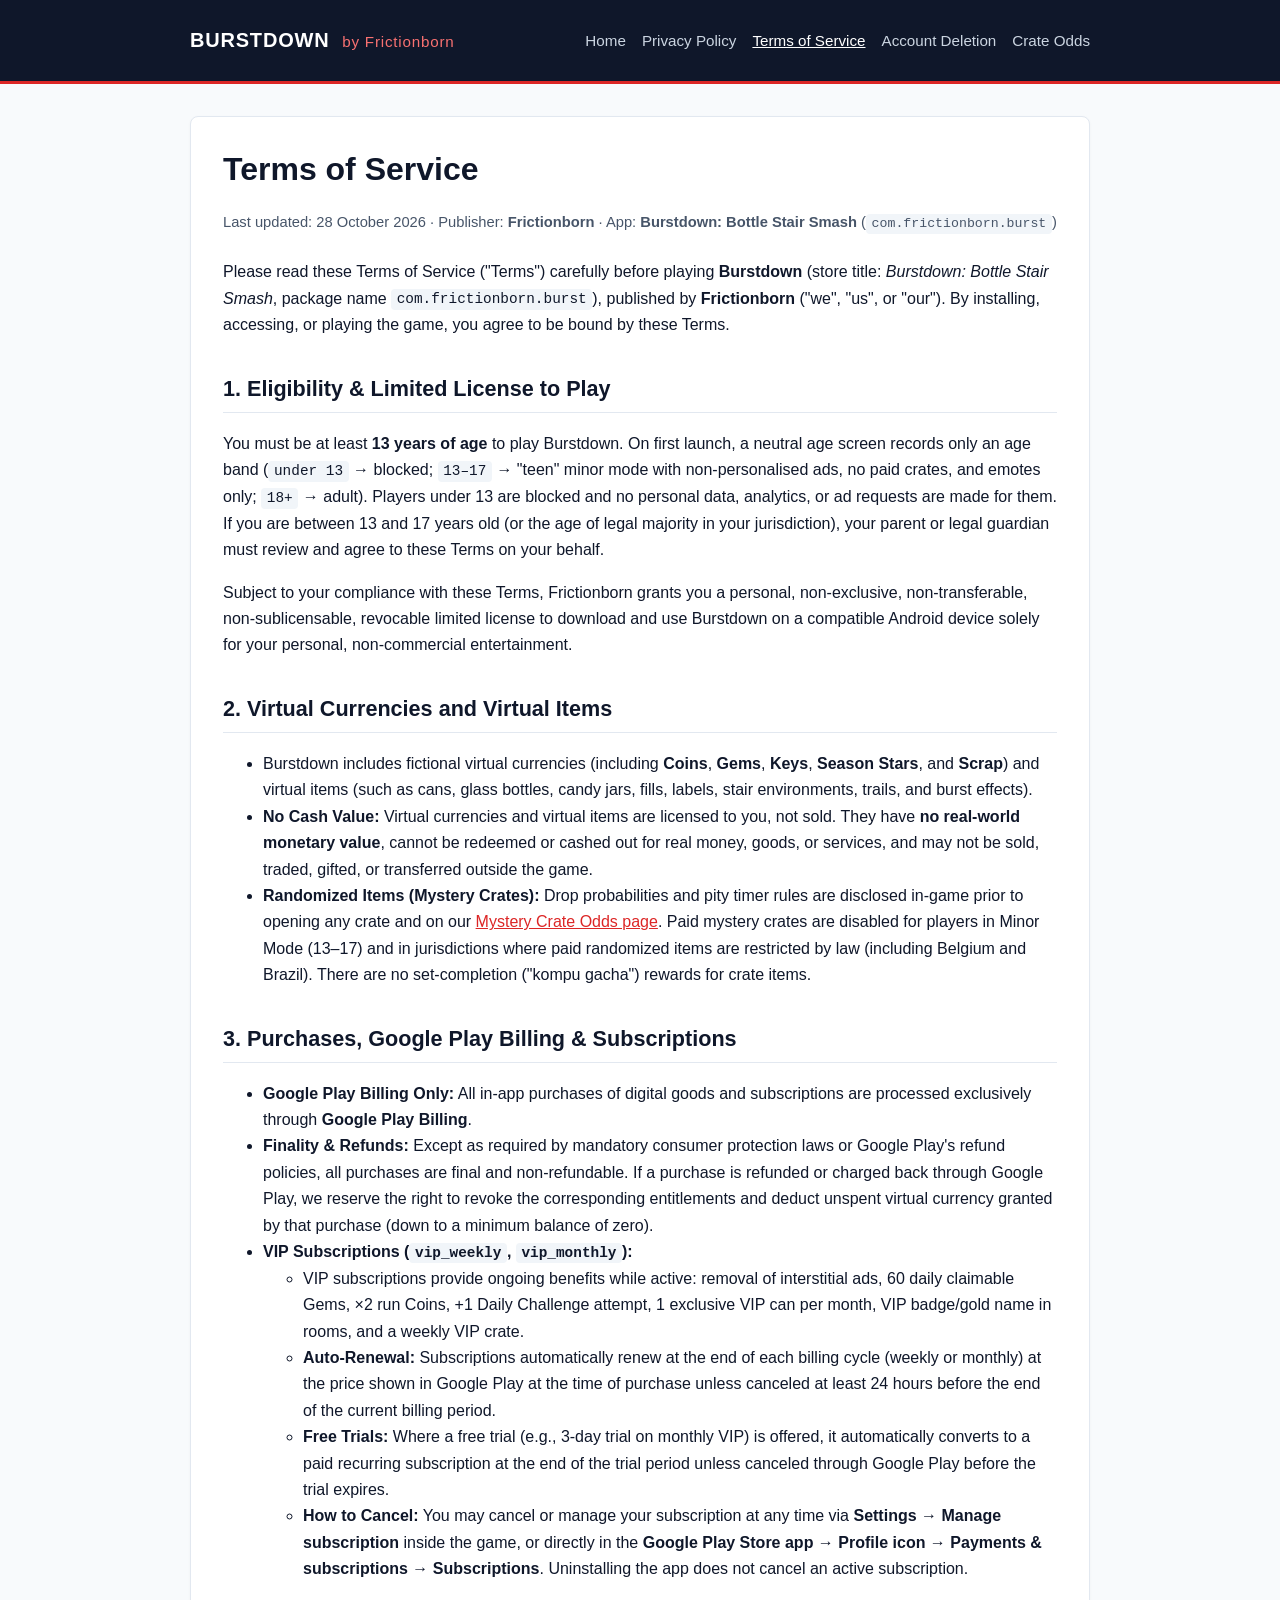
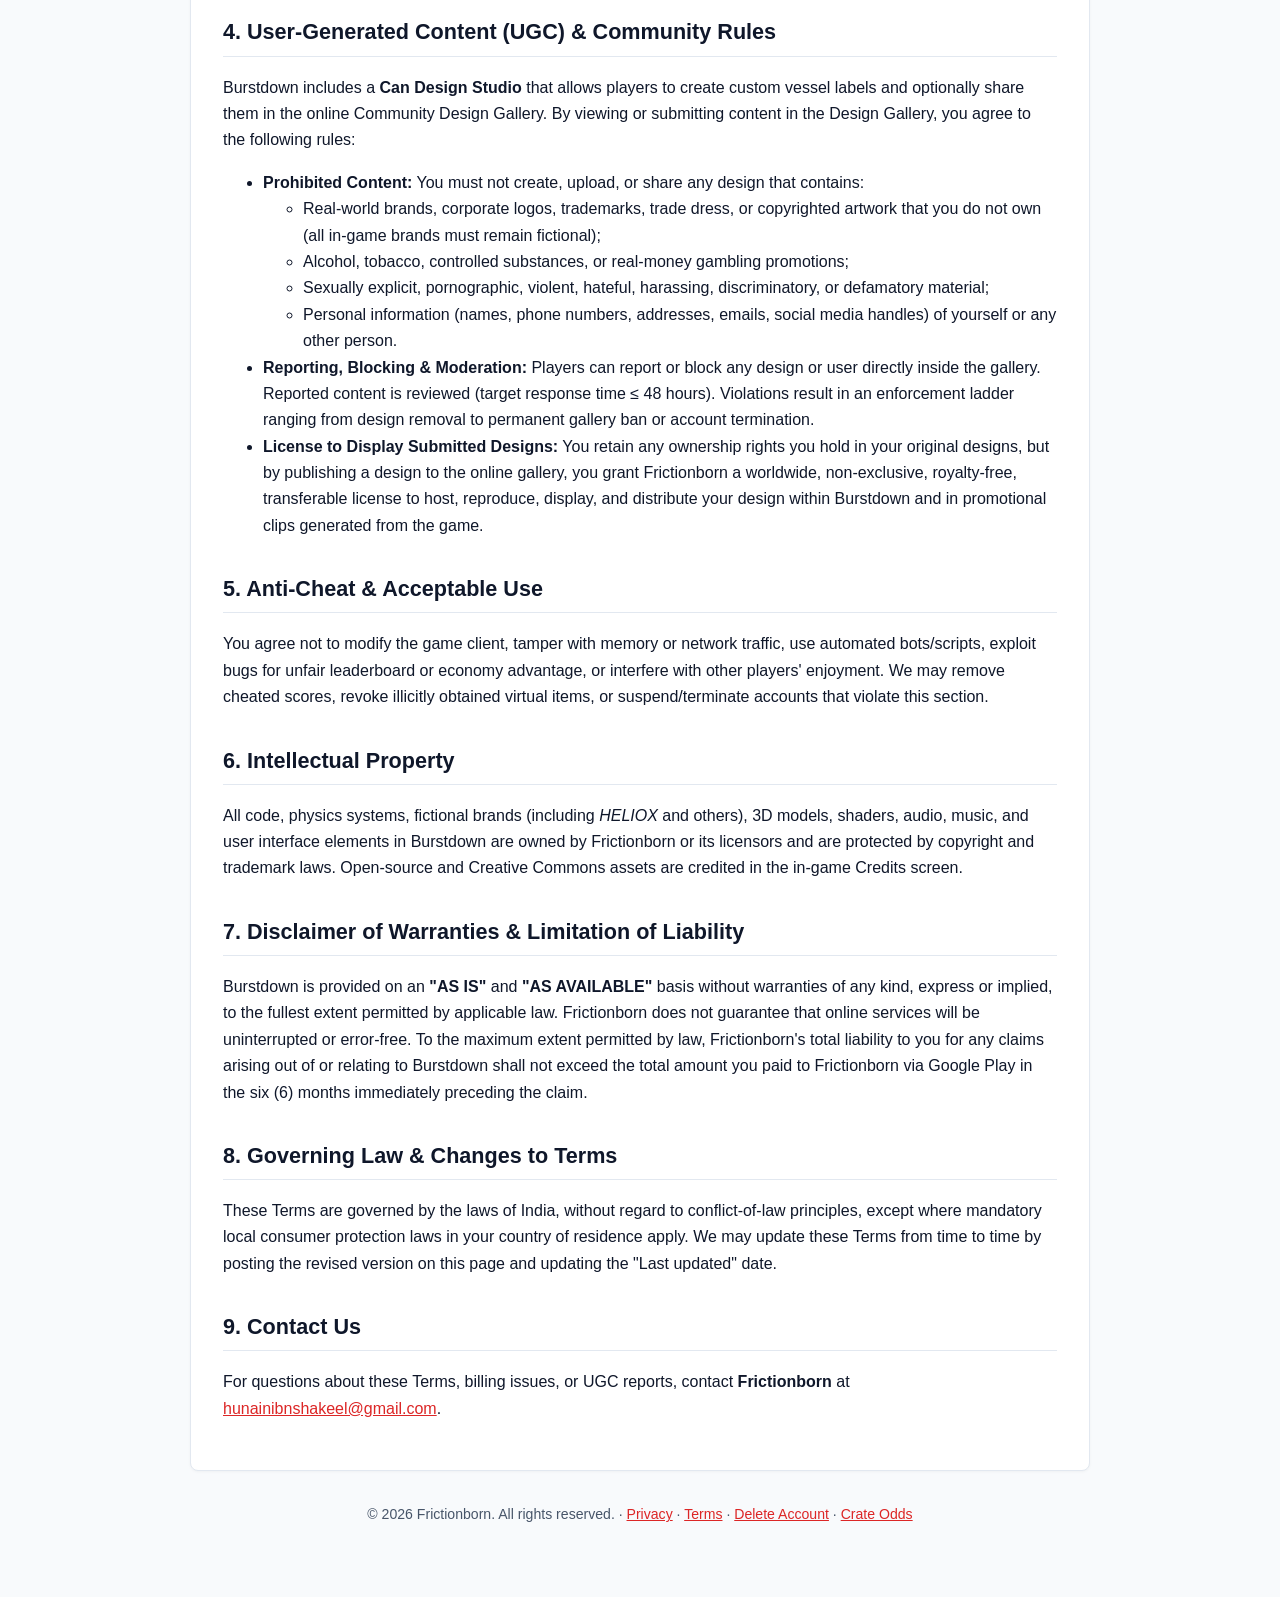
<file: terms.html>
<!DOCTYPE html>
<html lang="en">
<head>
  <meta charset="utf-8">
  <meta name="viewport" content="width=device-width, initial-scale=1">
  <title>Terms of Service - Burstdown | Frictionborn</title>
  <link rel="stylesheet" href="style.css">
</head>
<body>
  <header>
    <div class="header-inner">
      <a class="brand" href="index.html">BURSTDOWN <span>by Frictionborn</span></a>
      <nav>
        <a href="index.html">Home</a>
        <a href="privacy.html">Privacy Policy</a>
        <a href="terms.html" aria-current="page">Terms of Service</a>
        <a href="delete-account.html">Account Deletion</a>
        <a href="crate-odds.html">Crate Odds</a>
      </nav>
    </div>
  </header>

  <main>
    <h1>Terms of Service</h1>
    <p class="meta">Last updated: 28 October 2026 &middot; Publisher: <strong>Frictionborn</strong> &middot; App: <strong>Burstdown: Bottle Stair Smash</strong> (<code>com.frictionborn.burst</code>)</p>

    <p>Please read these Terms of Service ("Terms") carefully before playing <strong>Burstdown</strong> (store title: <em>Burstdown: Bottle Stair Smash</em>, package name <code>com.frictionborn.burst</code>), published by <strong>Frictionborn</strong> ("we", "us", or "our"). By installing, accessing, or playing the game, you agree to be bound by these Terms.</p>

    <h2>1. Eligibility &amp; Limited License to Play</h2>
    <p>You must be at least <strong>13 years of age</strong> to play Burstdown. On first launch, a neutral age screen records only an age band (<code>under 13</code> &rarr; blocked; <code>13&ndash;17</code> &rarr; "teen" minor mode with non-personalised ads, no paid crates, and emotes only; <code>18+</code> &rarr; adult). Players under 13 are blocked and no personal data, analytics, or ad requests are made for them. If you are between 13 and 17 years old (or the age of legal majority in your jurisdiction), your parent or legal guardian must review and agree to these Terms on your behalf.</p>
    <p>Subject to your compliance with these Terms, Frictionborn grants you a personal, non-exclusive, non-transferable, non-sublicensable, revocable limited license to download and use Burstdown on a compatible Android device solely for your personal, non-commercial entertainment.</p>

    <h2>2. Virtual Currencies and Virtual Items</h2>
    <ul>
      <li>Burstdown includes fictional virtual currencies (including <strong>Coins</strong>, <strong>Gems</strong>, <strong>Keys</strong>, <strong>Season Stars</strong>, and <strong>Scrap</strong>) and virtual items (such as cans, glass bottles, candy jars, fills, labels, stair environments, trails, and burst effects).</li>
      <li><strong>No Cash Value:</strong> Virtual currencies and virtual items are licensed to you, not sold. They have <strong>no real-world monetary value</strong>, cannot be redeemed or cashed out for real money, goods, or services, and may not be sold, traded, gifted, or transferred outside the game.</li>
      <li><strong>Randomized Items (Mystery Crates):</strong> Drop probabilities and pity timer rules are disclosed in-game prior to opening any crate and on our <a href="crate-odds.html">Mystery Crate Odds page</a>. Paid mystery crates are disabled for players in Minor Mode (13&ndash;17) and in jurisdictions where paid randomized items are restricted by law (including Belgium and Brazil). There are no set-completion ("kompu gacha") rewards for crate items.</li>
    </ul>

    <h2>3. Purchases, Google Play Billing &amp; Subscriptions</h2>
    <ul>
      <li><strong>Google Play Billing Only:</strong> All in-app purchases of digital goods and subscriptions are processed exclusively through <strong>Google Play Billing</strong>.</li>
      <li><strong>Finality &amp; Refunds:</strong> Except as required by mandatory consumer protection laws or Google Play's refund policies, all purchases are final and non-refundable. If a purchase is refunded or charged back through Google Play, we reserve the right to revoke the corresponding entitlements and deduct unspent virtual currency granted by that purchase (down to a minimum balance of zero).</li>
      <li><strong>VIP Subscriptions (<code>vip_weekly</code>, <code>vip_monthly</code>):</strong>
        <ul>
          <li>VIP subscriptions provide ongoing benefits while active: removal of interstitial ads, 60 daily claimable Gems, &times;2 run Coins, +1 Daily Challenge attempt, 1 exclusive VIP can per month, VIP badge/gold name in rooms, and a weekly VIP crate.</li>
          <li><strong>Auto-Renewal:</strong> Subscriptions automatically renew at the end of each billing cycle (weekly or monthly) at the price shown in Google Play at the time of purchase unless canceled at least 24 hours before the end of the current billing period.</li>
          <li><strong>Free Trials:</strong> Where a free trial (e.g., 3-day trial on monthly VIP) is offered, it automatically converts to a paid recurring subscription at the end of the trial period unless canceled through Google Play before the trial expires.</li>
          <li><strong>How to Cancel:</strong> You may cancel or manage your subscription at any time via <strong>Settings &rarr; Manage subscription</strong> inside the game, or directly in the <strong>Google Play Store app &rarr; Profile icon &rarr; Payments &amp; subscriptions &rarr; Subscriptions</strong>. Uninstalling the app does not cancel an active subscription.</li>
        </ul>
      </li>
    </ul>

    <h2>4. User-Generated Content (UGC) &amp; Community Rules</h2>
    <p>Burstdown includes a <strong>Can Design Studio</strong> that allows players to create custom vessel labels and optionally share them in the online Community Design Gallery. By viewing or submitting content in the Design Gallery, you agree to the following rules:</p>
    <ul>
      <li><strong>Prohibited Content:</strong> You must not create, upload, or share any design that contains:
        <ul>
          <li>Real-world brands, corporate logos, trademarks, trade dress, or copyrighted artwork that you do not own (all in-game brands must remain fictional);</li>
          <li>Alcohol, tobacco, controlled substances, or real-money gambling promotions;</li>
          <li>Sexually explicit, pornographic, violent, hateful, harassing, discriminatory, or defamatory material;</li>
          <li>Personal information (names, phone numbers, addresses, emails, social media handles) of yourself or any other person.</li>
        </ul>
      </li>
      <li><strong>Reporting, Blocking &amp; Moderation:</strong> Players can report or block any design or user directly inside the gallery. Reported content is reviewed (target response time &le; 48 hours). Violations result in an enforcement ladder ranging from design removal to permanent gallery ban or account termination.</li>
      <li><strong>License to Display Submitted Designs:</strong> You retain any ownership rights you hold in your original designs, but by publishing a design to the online gallery, you grant Frictionborn a worldwide, non-exclusive, royalty-free, transferable license to host, reproduce, display, and distribute your design within Burstdown and in promotional clips generated from the game.</li>
    </ul>

    <h2>5. Anti-Cheat &amp; Acceptable Use</h2>
    <p>You agree not to modify the game client, tamper with memory or network traffic, use automated bots/scripts, exploit bugs for unfair leaderboard or economy advantage, or interfere with other players' enjoyment. We may remove cheated scores, revoke illicitly obtained virtual items, or suspend/terminate accounts that violate this section.</p>

    <h2>6. Intellectual Property</h2>
    <p>All code, physics systems, fictional brands (including <em>HELIOX</em> and others), 3D models, shaders, audio, music, and user interface elements in Burstdown are owned by Frictionborn or its licensors and are protected by copyright and trademark laws. Open-source and Creative Commons assets are credited in the in-game Credits screen.</p>

    <h2>7. Disclaimer of Warranties &amp; Limitation of Liability</h2>
    <p>Burstdown is provided on an <strong>"AS IS"</strong> and <strong>"AS AVAILABLE"</strong> basis without warranties of any kind, express or implied, to the fullest extent permitted by applicable law. Frictionborn does not guarantee that online services will be uninterrupted or error-free. To the maximum extent permitted by law, Frictionborn's total liability to you for any claims arising out of or relating to Burstdown shall not exceed the total amount you paid to Frictionborn via Google Play in the six (6) months immediately preceding the claim.</p>

    <h2>8. Governing Law &amp; Changes to Terms</h2>
    <p>These Terms are governed by the laws of India, without regard to conflict-of-law principles, except where mandatory local consumer protection laws in your country of residence apply. We may update these Terms from time to time by posting the revised version on this page and updating the "Last updated" date.</p>

    <h2>9. Contact Us</h2>
    <p>For questions about these Terms, billing issues, or UGC reports, contact <strong>Frictionborn</strong> at <a href="mailto:hunainibnshakeel@gmail.com">hunainibnshakeel@gmail.com</a>.</p>
  </main>

  <footer>
    &copy; 2026 Frictionborn. All rights reserved. &middot; <a href="privacy.html">Privacy</a> &middot; <a href="terms.html">Terms</a> &middot; <a href="delete-account.html">Delete Account</a> &middot; <a href="crate-odds.html">Crate Odds</a>
  </footer>
</body>
</html>
</file>
<file: style.css>
:root {
  --bg: #f8fafc;
  --surface: #ffffff;
  --text: #0f172a;
  --muted: #475569;
  --border: #e2e8f0;
  --accent: #dc2626;
  --accent-dark: #991b1b;
  --code-bg: #f1f5f9;
}

* {
  box-sizing: border-box;
}

body {
  margin: 0;
  padding: 0;
  font-family: -apple-system, BlinkMacSystemFont, "Segoe UI", Roboto, Helvetica, Arial, sans-serif;
  background-color: var(--bg);
  color: var(--text);
  line-height: 1.65;
  font-size: 16px;
}

header {
  background-color: #0f172a;
  color: #ffffff;
  padding: 1.5rem 1rem;
  border-bottom: 3px solid var(--accent);
}

.header-inner {
  max-width: 900px;
  margin: 0 auto;
  display: flex;
  flex-wrap: wrap;
  align-items: center;
  justify-content: space-between;
  gap: 1rem;
}

.brand {
  font-weight: 800;
  font-size: 1.25rem;
  letter-spacing: 0.04em;
  color: #ffffff;
  text-decoration: none;
}

.brand span {
  color: #f87171;
  font-weight: 500;
  font-size: 0.95rem;
  margin-left: 0.4rem;
}

nav {
  display: flex;
  flex-wrap: wrap;
  gap: 1rem;
}

nav a {
  color: #cbd5e1;
  text-decoration: none;
  font-size: 0.95rem;
  font-weight: 500;
}

nav a:hover,
nav a[aria-current="page"] {
  color: #ffffff;
  text-decoration: underline;
}

main {
  max-width: 900px;
  margin: 2rem auto;
  padding: 2rem;
  background-color: var(--surface);
  border: 1px solid var(--border);
  border-radius: 8px;
  box-shadow: 0 1px 3px rgba(0, 0, 0, 0.04);
}

h1 {
  margin-top: 0;
  font-size: 2rem;
  line-height: 1.25;
  color: #0f172a;
}

h2 {
  margin-top: 2rem;
  padding-bottom: 0.35rem;
  border-bottom: 1px solid var(--border);
  font-size: 1.35rem;
  color: #0f172a;
}

h3 {
  margin-top: 1.4rem;
  font-size: 1.1rem;
  color: #1e293b;
}

.meta {
  color: var(--muted);
  font-size: 0.92rem;
  margin-bottom: 1.5rem;
}

a {
  color: var(--accent);
}

a:hover {
  color: var(--accent-dark);
}

table {
  width: 100%;
  border-collapse: collapse;
  margin: 1.25rem 0;
  font-size: 0.95rem;
}

th, td {
  text-align: left;
  padding: 0.65rem 0.75rem;
  border: 1px solid var(--border);
  vertical-align: top;
}

th {
  background-color: #f1f5f9;
  font-weight: 600;
}

code {
  background-color: var(--code-bg);
  padding: 0.15rem 0.35rem;
  border-radius: 4px;
  font-size: 0.9em;
}

.callout {
  background-color: #f8fafc;
  border-left: 4px solid var(--accent);
  padding: 1rem 1.25rem;
  margin: 1.25rem 0;
  border-radius: 0 6px 6px 0;
}

.btn {
  display: inline-block;
  background-color: var(--accent);
  color: #ffffff !important;
  text-decoration: none;
  font-weight: 600;
  padding: 0.65rem 1.2rem;
  border-radius: 6px;
  margin-top: 0.5rem;
}

.btn:hover {
  background-color: var(--accent-dark);
}

footer {
  max-width: 900px;
  margin: 2rem auto 3rem;
  padding: 0 1rem;
  color: var(--muted);
  font-size: 0.88rem;
  text-align: center;
}

@media (max-width: 640px) {
  main {
    margin: 1rem;
    padding: 1.25rem;
  }
  table {
    display: block;
    overflow-x: auto;
  }
}
</file>
